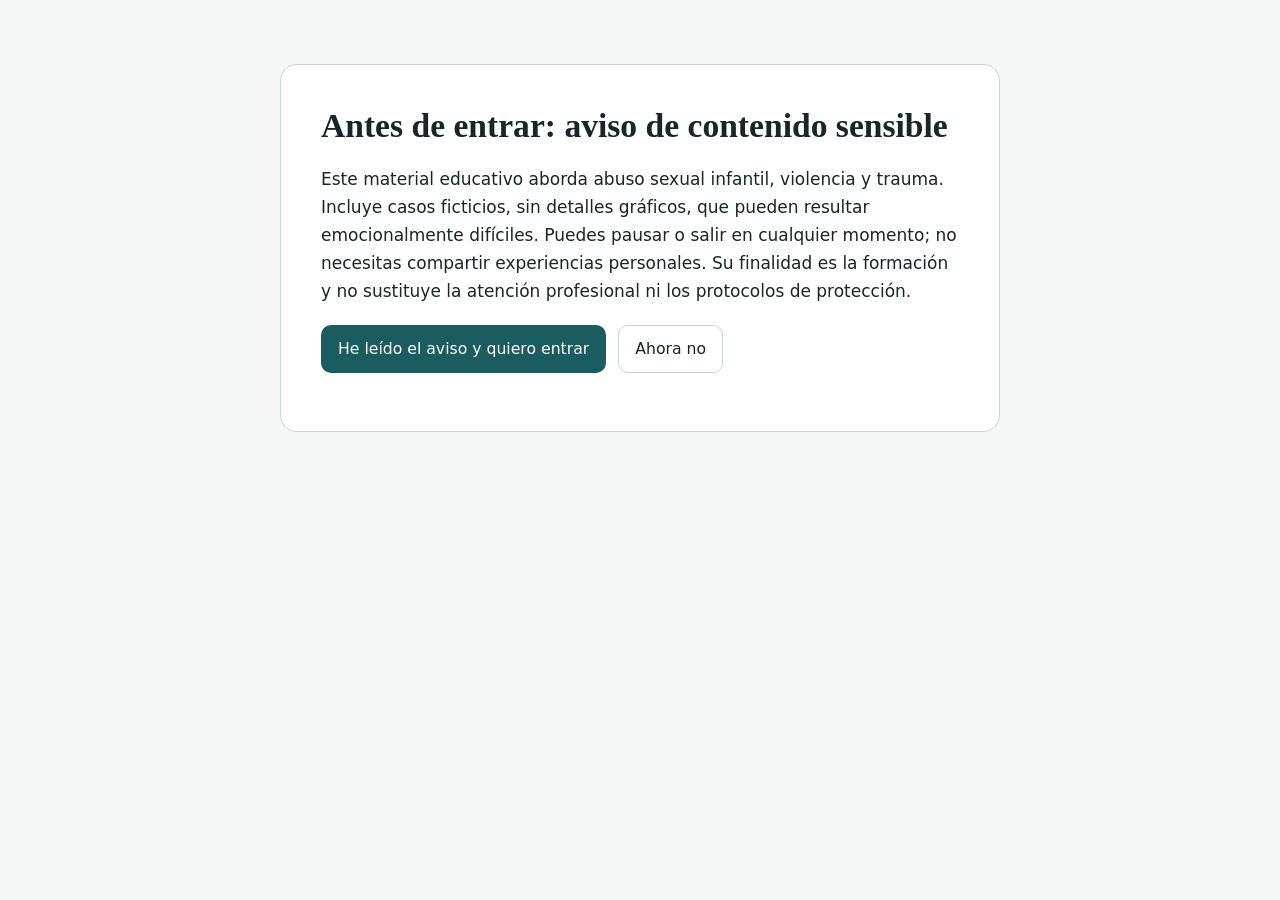
<file: index.html>
<!doctype html>
<html lang="es" data-mode="alumno">
<head>
<meta charset="utf-8">
<meta name="viewport" content="width=device-width, initial-scale=1, viewport-fit=cover">
<meta name="description" content="Material de estudio sobre psicotrauma infantil complejo: seis sesiones, casos ficticios y glosario.">
<title>Psicotrauma infantil · Estudio</title>
<link rel="stylesheet" href="assets/style.css">
<style>
[hidden] { display: none !important; }
.entry-screen { max-width: 760px; margin: 0 auto; padding: clamp(24px, 6vw, 64px) 20px; }
.entry-card { background: var(--surface, #fff); border: 1px solid var(--line, #cad6d2); border-radius: 16px; padding: clamp(22px, 5vw, 40px); }
.entry-card h1 { font-family: Georgia, serif; font-size: clamp(1.6rem, 5vw, 2.1rem); line-height: 1.25; margin: 0 0 18px; }
.entry-card p { line-height: 1.65; margin: 0 0 20px; }
.entry-actions { display: flex; flex-wrap: wrap; gap: 12px; }
.entry-actions .btn { min-height: 48px; white-space: normal; text-align: center; }
.entry-card :focus-visible { outline: 3px solid var(--accent, #1b5c60); outline-offset: 4px; }
.entry-status { margin-top: 18px !important; margin-bottom: 0 !important; }
@media (max-width: 480px) { .entry-actions .btn { width: 100%; } }
</style>
</head>
<body>
<main id="entry-screen" class="entry-screen" aria-labelledby="entry-title">
  <section class="entry-card">
    <h1 id="entry-title" tabindex="-1">Antes de entrar: aviso de contenido sensible</h1>
    <p id="entry-disclosure">Este material educativo aborda abuso sexual infantil, violencia y trauma. Incluye casos ficticios, sin detalles gráficos, que pueden resultar emocionalmente difíciles. Puedes pausar o salir en cualquier momento; no necesitas compartir experiencias personales. Su finalidad es la formación y no sustituye la atención profesional ni los protocolos de protección.</p>
    <div class="entry-actions">
      <button type="button" class="btn primario" id="entry-continue">He leído el aviso y quiero entrar</button>
      <button type="button" class="btn" id="entry-decline">Ahora no</button>
    </div>
    <p id="entry-status" class="entry-status" role="status" aria-live="polite"></p>
    <noscript><p>Para entrar al material, activa JavaScript y vuelve a cargar la página. Puedes cerrar esta pestaña si prefieres no continuar.</p></noscript>
  </section>
</main>
<main id="exit-screen" class="entry-screen" hidden aria-labelledby="exit-title">
  <section class="entry-card">
    <h1 id="exit-title" tabindex="-1">Puedes volver cuando quieras</h1>
    <p>No has entrado al material. Puedes cerrar esta pestaña.</p>
    <button type="button" class="btn" id="entry-return">Volver al aviso</button>
  </section>
</main>
<div id="course-content" hidden>
<a class="skip" href="#app">Saltar al contenido</a>
<noscript><p class="wrap" style="padding-top:20px">Esta página necesita JavaScript para mostrar las diapositivas y la búsqueda.</p></noscript>
<header class="top">
  <div class="wrap top-in">
    <a class="brand" href="#inicio"><span class="kick">Neuropsicolocos · Estudio autónomo</span><strong>Psicotrauma infantil complejo</strong></a>
    
    <div class="search">
      <label class="sr" for="q">Buscar en el módulo</label>
      <input id="q" type="search" placeholder="Buscar concepto, caso o tema…" autocomplete="off">
    </div>
  </div>
</header>
<div class="wrap layout">
  <aside class="side" id="side" aria-label="Navegación"></aside>
  <main tabindex="-1" id="app"></main>
</div>
<footer class="wrap pie">Material educativo con casos ficticios y sin detalles gráficos. No sustituye evaluación clínica, protocolos institucionales, supervisión ni asesoría jurídica. Verifica la vigencia de normas y guías antes de aplicarlas.</footer>

</div>
<script>
(function () {
  'use strict';
  const entry = document.getElementById('entry-screen');
  const exit = document.getElementById('exit-screen');
  const course = document.getElementById('course-content');
  const proceed = document.getElementById('entry-continue');
  const decline = document.getElementById('entry-decline');
  const status = document.getElementById('entry-status');
  let started = false;
  function loadScript(src) {
    return new Promise(function (resolve, reject) {
      const script = document.createElement('script');
      script.src = src;
      script.onload = resolve;
      script.onerror = function () { script.remove(); reject(new Error('No se pudo cargar el material')); };
      document.body.appendChild(script);
    });
  }
  decline.addEventListener('click', function () {
    entry.hidden = true;
    exit.hidden = false;
    document.getElementById('exit-title').focus();
  });
  document.getElementById('entry-return').addEventListener('click', function () {
    exit.hidden = true;
    entry.hidden = false;
    document.getElementById('entry-title').focus();
  });
  proceed.addEventListener('click', async function () {
    if (started) return;
    started = true;
    proceed.disabled = true;
    decline.disabled = true;
    entry.setAttribute('aria-busy', 'true');
    status.textContent = 'Cargando el material…';
    try {
      await loadScript('assets/content.js');
      await loadScript('assets/app.js');
      entry.hidden = true;
      course.hidden = false;
      document.getElementById('app').focus();
    } catch (error) {
      status.textContent = 'No se pudo cargar el material. Vuelve a cargar la página para intentarlo de nuevo.';
      decline.disabled = false;
    } finally {
      entry.removeAttribute('aria-busy');
    }
  });
}());
</script>
</body>
</html>
</file>
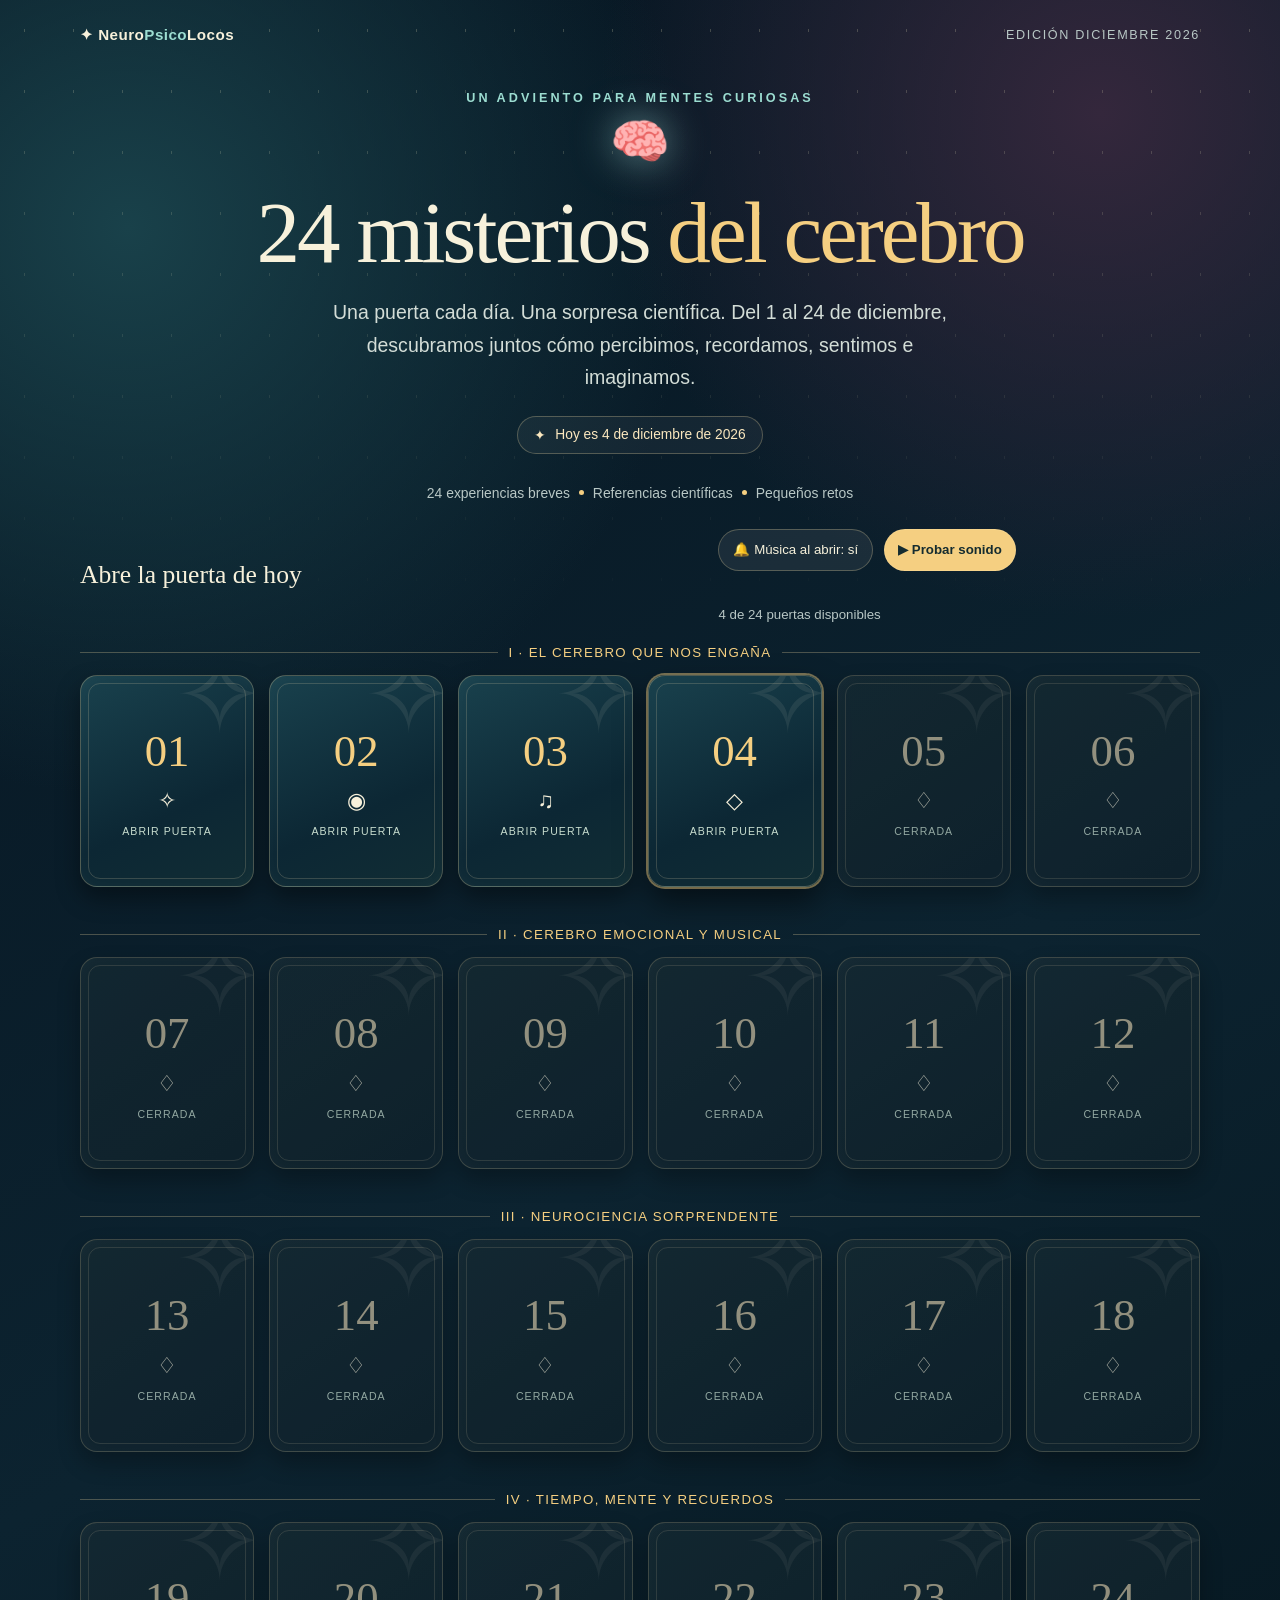
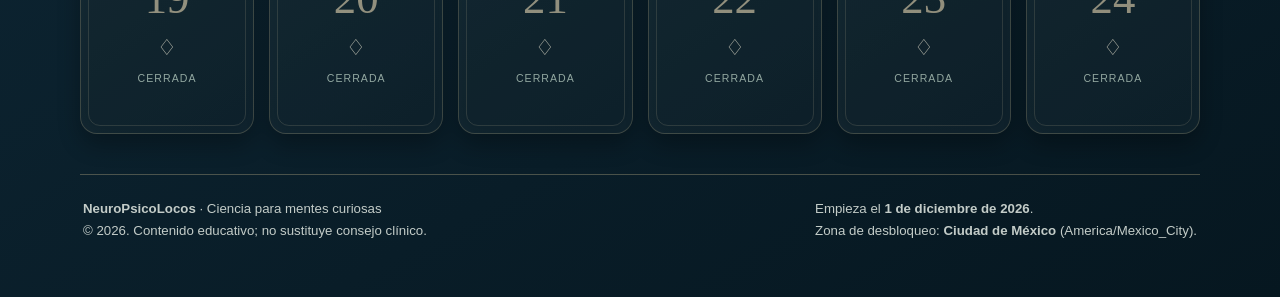
<file: adviento-2026/index.html>
<!DOCTYPE html>
<html lang="es">
<head>
<meta charset="UTF-8">
<meta name="viewport" content="width=device-width,initial-scale=1,viewport-fit=cover">
<meta name="theme-color" content="#091b27">
<meta name="description" content="Calendario de Adviento de NeuroPsicoLocos: 24 puertas para descubrir los misterios del cerebro, del 1 al 24 de diciembre de 2026.">
<meta property="og:title" content="24 misterios del cerebro | Adviento NeuroPsicoLocos 2026">
<meta property="og:description" content="Una sorpresa científica cada día, del 1 al 24 de diciembre de 2026.">
<title>24 misterios del cerebro • NeuroPsicoLocos</title>
<style>
:root{color-scheme:dark;--bg:#061623;--bg2:#0d2734;--cream:#f7f1db;--muted:#b8c7c5;--gold:#f5cf81;--gold2:#ad7f39;--teal:#9cddd1;--border:rgba(250,225,168,.27);--shadow:rgba(0,0,0,.4)}
*{box-sizing:border-box}html{scroll-behavior:smooth}body{margin:0;background:radial-gradient(circle at 10% 12%,#19414a 0%,transparent 28%),radial-gradient(circle at 86% 6%,#34273c 0%,transparent 24%),linear-gradient(150deg,#061420,#0c2330 58%,#061720);color:var(--cream);font-family:ui-sans-serif,-apple-system,BlinkMacSystemFont,'Segoe UI',Arial,sans-serif;min-height:100vh}
body:before{content:"";position:fixed;inset:0;pointer-events:none;opacity:.22;background-image:radial-gradient(#fff7c8 .8px,transparent 1px);background-size:49px 61px;mask-image:linear-gradient(#000,transparent 72%)}
.wrap{width:min(1120px,calc(100% - 34px));margin:0 auto;position:relative}header{padding:26px 0 8px;display:flex;gap:14px;justify-content:space-between;align-items:center;flex-wrap:wrap}.logo{font-weight:900;letter-spacing:.03em;color:var(--cream);font-size:.95rem}.logo span{color:var(--teal)}.meta{font-size:.79rem;color:var(--muted);text-transform:uppercase;letter-spacing:.13em}
.hero{text-align:center;padding:39px 6px 31px}.eyebrow{color:var(--teal);font-size:.79rem;letter-spacing:.24em;text-transform:uppercase;font-weight:700}.hero h1{font-family:Georgia,'Times New Roman',serif;font-size:clamp(2.5rem,7vw,5.45rem);line-height:1.06;letter-spacing:-.035em;font-weight:500;max-width:880px;margin:15px auto 17px}.hero h1 em{font-style:normal;color:var(--gold)}.hero p{font-size:clamp(.98rem,2.3vw,1.22rem);color:#d3ddd7;line-height:1.65;max-width:650px;margin:0 auto}
.atom{font-size:3rem;display:inline-block;filter:drop-shadow(0 0 20px #a3dcd899);margin:9px 0 2px}.date-pill{border:1px solid var(--border);display:inline-flex;align-items:center;gap:9px;border-radius:100px;padding:10px 16px;font-size:.86rem;color:#fbe8bf;background:#ffffff0c;margin-top:23px}.date-pill strong{color:var(--teal)}
.notice{border:1px solid #67c7b9;background:#184342ad;color:#d2fff5;padding:13px 16px;border-radius:13px;margin:4px auto 19px;max-width:850px;line-height:1.45;font-size:.88rem}.notice[hidden]{display:none}
.intro{display:flex;flex-wrap:wrap;gap:9px;justify-content:center;align-items:center;margin:0 auto 28px;color:var(--muted);font-size:.87rem}.dot{height:5px;width:5px;background:var(--gold);border-radius:50%}
.toolbar{display:flex;align-items:center;justify-content:space-between;gap:11px;flex-wrap:wrap;margin:12px 0 17px}.toolbar h2{font-family:Georgia,serif;font-size:clamp(1.3rem,2vw,1.6rem);font-weight:500;margin:0}.counts{color:var(--muted);font-size:.83rem}
.grid{display:grid;grid-template-columns:repeat(6,minmax(0,1fr));gap:15px;margin-bottom:40px}.door{position:relative;isolation:isolate;appearance:none;text-align:center;aspect-ratio:.82;border:1px solid var(--border);border-radius:17px;background:linear-gradient(155deg,#19414d,#0c2734 62%,#112d34);box-shadow:0 11px 23px var(--shadow),inset 0 0 20px #ffffff08;display:flex;flex-direction:column;align-items:center;justify-content:center;cursor:pointer;color:var(--cream);padding:12px 8px;transition:transform .23s,box-shadow .23s,border-color .23s;overflow:hidden;min-width:0}.door:before{content:"";position:absolute;inset:7px;border:1px solid #e5d2a933;border-radius:12px;pointer-events:none}.door:after{content:"✧";position:absolute;font-size:6.8rem;top:-44px;right:-12px;opacity:.08;z-index:-1}.door:hover,.door:focus-visible{transform:translateY(-3px);border-color:var(--gold);box-shadow:0 15px 32px #0008,0 0 20px #eac37b19}.door:focus-visible{outline:3px solid var(--teal);outline-offset:2px}.door .num{font-family:Georgia,serif;font-weight:400;color:var(--gold);font-size:clamp(1.9rem,3.5vw,3.4rem);line-height:1.2}.door .icon{margin-top:10px;font-size:1.38rem}.door .tag{font-size:.66rem;text-transform:uppercase;letter-spacing:.1em;margin-top:11px;color:#c8ddcf}.door.locked{background:linear-gradient(145deg,#172b33,#10222c 90%);opacity:.72}.door.locked .num{color:#c7bc9f}.door.opened{background:linear-gradient(155deg,#285955,#12423e);border-color:#a8d5ad}.door.current{box-shadow:0 0 0 2px #f5cf8175,0 15px 31px #0008}.door[aria-disabled=true]{cursor:default}
.week{display:flex;align-items:center;gap:11px;margin:23px 0 15px;font-size:.83rem;color:var(--gold);letter-spacing:.1em;text-transform:uppercase}.week:before,.week:after{content:"";height:1px;background:var(--border);flex:1}
.foot{border-top:1px solid var(--border);margin:20px 0 33px;padding:23px 3px;color:#c3ccc8;font-size:.83rem;line-height:1.6;display:flex;justify-content:space-between;gap:20px;flex-wrap:wrap}.foot a{color:var(--teal)}.muted{color:var(--muted)}
.modal[hidden]{display:none}.modal{position:fixed;inset:0;z-index:90;background:#03121cc9;backdrop-filter:blur(8px);display:flex;align-items:center;justify-content:center;padding:16px}.panel{border:1px solid #cfb77766;background:linear-gradient(145deg,#102f39,#0a202c);width:min(670px,100%);max-height:min(88vh,820px);overflow:auto;border-radius:23px;box-shadow:0 20px 65px #000b;padding:clamp(20px,4vw,33px);position:relative}.panel .head{display:flex;justify-content:space-between;gap:10px;align-items:center}.panel .kicker{font-size:.75rem;letter-spacing:.16em;text-transform:uppercase;color:var(--teal)}.close{background:#ffffff15;border:1px solid #ffffff4d;color:#fff;font-size:1.3rem;height:39px;width:39px;flex:0 0 auto;border-radius:50%;cursor:pointer}.panel h2{font-family:Georgia,serif;font-size:clamp(2rem,6vw,3rem);font-weight:500;line-height:1.13;margin:20px 0 15px}.panel .story{font-size:1.03rem;line-height:1.72;color:#f3ead9}.info{border-left:3px solid var(--teal);background:#c9f7e60e;padding:13px 16px;border-radius:4px 10px 10px 4px;margin:22px 0;line-height:1.55;color:#dceee6}.info strong{display:block;color:var(--teal);margin-bottom:5px;font-size:.84rem;letter-spacing:.08em;text-transform:uppercase}.source{font-size:.85rem;color:#c8d2c7;margin:18px 0 22px;line-height:1.6}.source a{color:#f5d895;overflow-wrap:anywhere}.actions{display:flex;flex-wrap:wrap;gap:9px}.action{border:1px solid #e9cb8c8c;border-radius:10px;background:#f4d693;color:#11272a;font-weight:750;padding:12px 14px;cursor:pointer;font-size:.85rem}.action.secondary{background:transparent;color:#f2e7d0}.action:hover{filter:brightness(1.12)}.toast{color:var(--teal);margin-top:13px;min-height:20px;font-size:.86rem}body.modal-open{overflow:hidden}
@media(max-width:880px){.grid{grid-template-columns:repeat(4,minmax(0,1fr));gap:12px}.door{border-radius:14px}.door .tag{font-size:.57rem}}
@media(max-width:530px){header{padding:18px 0 0}.hero{padding-top:28px}.grid{grid-template-columns:repeat(3,minmax(0,1fr));gap:10px;margin-bottom:29px}.door{border-radius:13px;aspect-ratio:.78;padding:8px 4px}.door:before{inset:5px;border-radius:9px}.door .num{font-size:2.2rem}.door .icon{font-size:1.12rem;margin-top:5px}.door .tag{margin-top:5px;font-size:.54rem}.week{font-size:.7rem;letter-spacing:.03em}.panel{padding:19px}.actions{flex-direction:column}.action{width:100%}}
@media(prefers-reduced-motion:reduce){*,*::before,*::after{scroll-behavior:auto!important;transition:none!important}}
.tool-actions{display:flex;align-items:center;flex-wrap:wrap;gap:11px}
.sound-toggle{border:1px solid var(--border);border-radius:999px;background:#ffffff12;color:var(--cream);padding:10px 14px;font-size:.83rem;cursor:pointer;min-height:42px;white-space:nowrap}
.sound-toggle:hover{border-color:var(--gold);background:#ffffff20}
.sound-toggle:focus-visible{outline:3px solid var(--teal);outline-offset:3px}
@media(max-width:530px){.tool-actions{width:100%;justify-content:space-between;gap:9px}.sound-toggle{font-size:.78rem}}
.sound-test{border:1px solid var(--border);border-radius:999px;background:#f5cf81;color:#152c30;padding:10px 13px;font-size:.83rem;font-weight:750;cursor:pointer;min-height:42px;white-space:nowrap}
.sound-test:hover{filter:brightness(1.08)}
.sound-test:focus-visible{outline:3px solid var(--teal);outline-offset:2px}
.sound-status{display:block;width:100%;min-height:1.1em;color:var(--teal);font-size:.78rem}
@media(max-width:530px){.sound-test{font-size:.78rem}}
</style>
</head><body>
<div class="wrap">
<header><div class="logo">✦ Neuro<span>Psico</span>Locos</div><div class="meta">Edición diciembre 2026</div></header>
<section class="hero" aria-labelledby="title">
<div class="eyebrow">Un Adviento para mentes curiosas</div><div class="atom" aria-hidden="true">🧠</div>
<h1 id="title">24 misterios <em>del cerebro</em></h1>
<p>Una puerta cada día. Una sorpresa científica. Del 1 al 24 de diciembre, descubramos juntos cómo percibimos, recordamos, sentimos e imaginamos.</p>
<div class="date-pill"><span aria-hidden="true">✦</span><span id="dateStatus">Preparando el Adviento</span></div>
</section>
<div class="notice" id="previewNotice" hidden><strong>Vista editorial activada.</strong> Todas las puertas están visibles para revisión. Para publicar usa la dirección sin <code>?preview=1</code>. Esto no es un sistema de seguridad ni protege spoilers en el código fuente.</div>
<div class="intro"><span>24 experiencias breves</span><span class="dot"></span><span>Referencias científicas</span><span class="dot"></span><span>Pequeños retos</span></div>
<div class="toolbar"><h2>Abre la puerta de hoy</h2><div class="tool-actions"><button id="soundToggle" class="sound-toggle" type="button" aria-pressed="true" aria-label="Silenciar música al abrir una puerta">🔔 Música al abrir: sí</button><button id="soundTest" class="sound-test" type="button">▶ Probar sonido</button><span id="soundStatus" class="sound-status" role="status" aria-live="polite"></span><span class="counts" id="count"></span></div></div>
<main id="calendar" aria-label="Calendario de Adviento"></main>
<footer class="foot"><div><strong>NeuroPsicoLocos</strong> · Ciencia para mentes curiosas<br>© 2026. Contenido educativo; no sustituye consejo clínico.</div><div>Empieza el <strong>1 de diciembre de 2026</strong>.<br>Zona de desbloqueo: <strong>Ciudad de México</strong> (America/Mexico_City).</div></footer>
</div>
<div class="modal" id="modal" hidden role="dialog" aria-modal="true" aria-labelledby="modalTitle"><div class="panel" tabindex="-1" id="panel"><div class="head"><div class="kicker" id="modalKicker"></div><button class="close" id="close" type="button" aria-label="Cerrar puerta">×</button></div><h2 id="modalTitle"></h2><div class="story" id="story"></div><div class="info"><strong>Tu microexperimento</strong><div id="challenge"></div></div><div class="source" id="source"></div><div class="actions"><button class="action secondary" id="replayMusic" type="button">🎶 Escuchar campanillas</button><button class="action" id="share" type="button">Compartir por WhatsApp</button><button class="action secondary" id="copy" type="button">Copiar publicación</button></div><div class="toast" id="toast" aria-live="polite"></div></div></div>
<script>
'use strict';
const days=[{"day": 1, "title": "Tu cerebro predice antes de ver", "category": "Percepción y memoria", "body": "No recibimos el mundo como una cámara: interpretamos señales sensoriales a la luz del contexto y las expectativas. Los modelos de codificación predictiva proponen que las redes comparan predicciones con información entrante. Es un marco teórico influyente, no una explicación única de toda percepción.", "challenge": "Piensa en una palabra ambigua y léela en dos frases distintas: observa cómo cambia la interpretación.", "reference": "Rao y Ballard, 1999", "doi": "10.1038/4580", "hook": "Una predicción puede cambiar lo que creemos ver."}, {"day": 2, "title": "El gorila que nadie vio", "category": "Percepción y memoria", "body": "Cuando nos concentramos intensamente en una tarea, podemos no advertir un acontecimiento inesperado y muy visible. La ceguera por falta de atención demuestra límites sorprendentes de la selección atencional.", "challenge": "Durante treinta segundos observa tu habitación y cuenta solo los objetos azules. Después, sin mirar, intenta recordar cuántos eran rojos.", "reference": "Simons y Chabris, 1999", "doi": "10.1068/p281059", "hook": "Estar mirando no garantiza estar viendo."}, {"day": 3, "title": "¿Oyes con los ojos?", "category": "Percepción y memoria", "body": "En el efecto McGurk, una sílaba auditiva combinada con movimientos labiales incongruentes puede producir la percepción de otra sílaba. El habla es una experiencia multisensorial.", "challenge": "Observa a alguien pronunciar en silencio «pa», «ma» y «fa» e intenta identificarlas por sus labios. No es una prueba diagnóstica.", "reference": "McGurk y MacDonald, 1976", "doi": "10.1038/264746a0", "hook": "Nuestros ojos pueden alterar lo que escuchamos."}, {"day": 4, "title": "Recuerdos que nunca ocurrieron", "category": "Percepción y memoria", "body": "En el paradigma de falsas memorias DRM, las personas a veces recuerdan una palabra relacionada que nunca se presentó. Recordar es reconstruir, no reproducir una grabación perfecta.", "challenge": "Lee «cama, almohada, cansancio, descanso, pijama». Espera un minuto y escribe qué palabras recuerdas. ¿Aparece «sueño», aunque no estaba?", "reference": "Roediger y McDermott, 1995", "doi": "10.1037/0278-7393.21.4.803", "hook": "Una memoria convincente no siempre es exacta."}, {"day": 5, "title": "Una palabra cambia tu recuerdo", "category": "Percepción y memoria", "body": "La manera de formular una pregunta puede alterar estimaciones y recuerdos posteriores. En un estudio clásico sobre accidentes, los verbos utilizados influyeron en las respuestas de los participantes.", "challenge": "Compara «¿a qué velocidad chocaron?» con «¿a qué velocidad se estrellaron violentamente?». ¿Qué sugiere cada redacción?", "reference": "Loftus y Palmer, 1974", "doi": "10.1016/S0022-5371(74)80011-3", "hook": "Las preguntas también modelan nuestros recuerdos."}, {"day": 6, "title": "La memoria de trabajo no es una bodega", "category": "Percepción y memoria", "body": "La memoria de trabajo sostiene y manipula temporalmente información necesaria para razonar, aprender o comprender. Su capacidad es limitada y depende de las demandas de la tarea.", "challenge": "Memoriza 6-2-9-4 y repítelos en orden inverso. Después inténtalo mientras haces otra tarea verbal sencilla.", "reference": "Baddeley, 1992", "doi": "10.1126/science.1736359", "hook": "Pensar implica mantener y transformar información."}, {"day": 7, "title": "¿Por qué recordamos lo que nos conmueve?", "category": "Emoción, música y vínculos", "body": "La activación emocional puede modular la consolidación de la memoria. La amígdala contribuye a este proceso, aunque los recuerdos emocionales no son necesariamente más precisos.", "challenge": "Elige un recuerdo alegre e identifica qué detalle sensorial destaca: un sonido, olor o lugar.", "reference": "McGaugh, 2004", "doi": "10.1146/annurev.neuro.27.070203.144157", "hook": "Emoción y memoria interactúan, pero no son lo mismo."}, {"day": 8, "title": "La música puede erizarnos la piel", "category": "Emoción, música y vínculos", "body": "Estudios de neuroimagen asociaron los escalofríos musicales intensos con actividad en circuitos de recompensa, emoción y motivación. No existe una sola «zona musical» en el cerebro.", "challenge": "Escucha veinte segundos de una pieza que te emocione y observa si aparecen escalofríos o cambios en tu respiración.", "reference": "Blood y Zatorre, 2001", "doi": "10.1073/pnas.191355898", "hook": "Una melodía puede activar sistemas de recompensa."}, {"day": 9, "title": "La emoción empieza antes del clímax", "category": "Emoción, música y vínculos", "body": "En un estudio con PET, la anticipación y el punto máximo de emoción musical se asociaron con liberación dopaminérgica en regiones estriatales diferenciadas. La dopamina no es simplemente «la molécula del placer».", "challenge": "Escucha una canción conocida y detecta el instante en que anticipas su parte favorita.", "reference": "Salimpoor y cols., 2011", "doi": "10.1038/nn.2726", "hook": "La expectativa forma parte del placer musical."}, {"day": 10, "title": "¿Por qué duele quedarse fuera?", "category": "Emoción, música y vínculos", "body": "Un experimento de exclusión social encontró actividad cerebral relacionada con el malestar de ser excluido. Algunas redes se solapan con las del dolor físico, pero ambos fenómenos no son idénticos.", "challenge": "Hoy, si te apetece, envía un mensaje amable a alguien con quien no has hablado en mucho tiempo.", "reference": "Eisenberger y cols., 2003", "doi": "10.1126/science.1089134", "hook": "Ser incluidos importa a nuestro cerebro social."}, {"day": 11, "title": "La nostalgia tiene una función", "category": "Emoción, música y vínculos", "body": "La nostalgia no es solo tristeza por el pasado: estudios experimentales han observado que puede aumentar el sentimiento de conexión social y el afecto positivo, con variabilidad individual.", "challenge": "Escoge una fotografía antigua y escribe qué personas o vínculos aparecen en ese recuerdo.", "reference": "Wildschut y cols., 2006", "doi": "10.1037/0022-3514.91.5.975", "hook": "Recordar el pasado también puede acercarnos a otros."}, {"day": 12, "title": "Un recuerdo contra la soledad", "category": "Emoción, música y vínculos", "body": "Algunos estudios sugieren que evocar experiencias nostálgicas puede restaurar temporalmente la percepción de apoyo social. No reemplaza los vínculos reales ni la atención profesional cuando hace falta.", "challenge": "Dedica un minuto a recordar un momento en que alguien te hizo sentir acompañado.", "reference": "Zhou y cols., 2008", "doi": "10.1111/j.1467-9280.2008.02194.x", "hook": "A veces un recuerdo nos devuelve sensación de pertenencia."}, {"day": 13, "title": "ACHOO: ¿estornudas con la luz?", "category": "Neurociencia sorprendente", "body": "El reflejo fótico del estornudo ocurre en algunas personas ante cambios de iluminación intensa. Sus mecanismos neurales no están plenamente establecidos; investigaciones EEG han identificado diferencias de respuesta visual y somatosensorial.", "challenge": "Pregunta a familiares si les sucede. No mires al sol ni a fuentes de luz intensa para provocarlo.", "reference": "Langer y cols., 2010", "doi": "10.1371/journal.pone.0009208", "hook": "No todo estornudo empieza en la nariz."}, {"day": 14, "title": "Los genes también participan en ACHOO", "category": "Neurociencia sorprendente", "body": "Los estudios de asociación genómica identifican variantes vinculadas al reflejo fótico del estornudo. No se trata de un único gen determinista; las estimaciones de prevalencia varían entre poblaciones y métodos.", "challenge": "Haz una pequeña encuesta familiar voluntaria: ¿quién recuerda haber estornudado al salir a la luz? No es una prueba genética.", "reference": "Wang y cols., 2019", "doi": "10.1038/s41598-019-41551-0", "hook": "Una rareza cotidiana revela variación biológica."}, {"day": 15, "title": "Purkinje: neuronas que aprenden el tiempo", "category": "Neurociencia sorprendente", "body": "Las células de Purkinje participan en el procesamiento cerebeloso. Un estudio experimental mostró respuestas temporalmente aprendidas en estas neuronas durante condicionamiento, aportando evidencia sobre circuitos de temporización.", "challenge": "Golpea suavemente una mesa a intervalos regulares durante diez segundos; después intenta mantener el ritmo sin referencia externa.", "reference": "Johansson y cols., 2014", "doi": "10.1073/pnas.1415371111", "hook": "El cerebelo participa en la precisión temporal."}, {"day": 16, "title": "Tu cerebro no tiene un solo ritmo", "category": "Neurociencia sorprendente", "body": "Las redes neuronales muestran oscilaciones en múltiples escalas temporales. Su papel depende del circuito, del estado y de la tarea: ninguna banda de frecuencia equivale por sí sola a un estado mental específico.", "challenge": "Pon atención al contraste entre el ritmo de la música, tu respiración y los movimientos de tus dedos.", "reference": "Buzsáki y Draguhn, 2004", "doi": "10.1126/science.1099745", "hook": "Los ritmos neuronales coordinan actividad, no pensamientos mágicos."}, {"day": 17, "title": "Aprender cambia conexiones", "category": "Neurociencia sorprendente", "body": "La investigación sobre plasticidad sináptica ha descrito mecanismos por los que la experiencia modifica la eficacia de conexiones neuronales. Aprender no significa necesariamente crear neuronas nuevas.", "challenge": "Practica durante dos minutos una secuencia de dedos que nunca hayas realizado. Repite mañana y compara la facilidad subjetiva.", "reference": "Kandel, 2001", "doi": "10.1126/science.1067020", "hook": "La experiencia deja huellas biológicas."}, {"day": 18, "title": "Dormir también es aprender", "category": "Neurociencia sorprendente", "body": "El sueño contribuye a distintos procesos de consolidación y reorganización de recuerdos. Sus efectos dependen del tipo de aprendizaje y de la arquitectura del sueño.", "challenge": "Antes de dormir, repasa tres conceptos aprendidos hoy. Mañana intenta recuperarlos sin consultar apuntes.", "reference": "Rasch y Born, 2013", "doi": "10.1152/physrev.00032.2012", "hook": "Dormir no es apagar el cerebro."}, {"day": 19, "title": "¿Dónde vive el reloj de los segundos?", "category": "Tiempo, mente y recuerdos", "body": "La percepción de intervalos depende de varios circuitos, incluidos ganglios basales, corteza y cerebelo. No existe un solo reloj cerebral que explique todas las escalas temporales.", "challenge": "Sin usar reloj, cierra los ojos y estima cuándo han pasado veinte segundos. Después compáralo con un cronómetro.", "reference": "Buhusi y Meck, 2005", "doi": "10.1038/nrn1764", "hook": "El tiempo mental se construye con múltiples mecanismos."}, {"day": 20, "title": "Por qué un minuto puede durar una eternidad", "category": "Tiempo, mente y recuerdos", "body": "La atención, el aburrimiento y el contexto pueden alterar nuestra estimación de la duración. El tiempo subjetivo no equivale exactamente al tiempo físico.", "challenge": "Compara tu estimación de treinta segundos durante una tarea aburrida y durante una conversación interesante.", "reference": "Danckert y Allman, 2005", "doi": "10.1016/j.bandc.2005.07.002", "hook": "El reloj no cambia; nuestra experiencia sí."}, {"day": 21, "title": "Sentir lo que ves: tacto espejo", "category": "Tiempo, mente y recuerdos", "body": "En la sinestesia de tacto espejo, algunas personas reportan sensaciones táctiles al observar que otra persona recibe un contacto. No debe confundirse con la empatía ordinaria.", "challenge": "Piensa cómo tu cuerpo reacciona cuando ves que alguien tropieza. Una reacción corporal no prueba sinestesia.", "reference": "Ward y Banissy, 2015", "doi": "10.1080/17588928.2015.1042444", "hook": "Percibir a otros también involucra representaciones corporales."}, {"day": 22, "title": "Cuando descansas, el cerebro sigue activo", "category": "Tiempo, mente y recuerdos", "body": "La actividad cerebral no desaparece durante el reposo. Estudios sobre el modo por defecto describieron patrones organizados de actividad basal y cambios durante tareas orientadas a metas.", "challenge": "Dedica treinta segundos a estar en silencio y observa espontáneamente a dónde se dirige tu pensamiento.", "reference": "Raichle y cols., 2001", "doi": "10.1073/pnas.98.2.676", "hook": "El reposo no es ausencia de actividad."}, {"day": 23, "title": "Para imaginar el futuro usamos el pasado", "category": "Tiempo, mente y recuerdos", "body": "Personas con lesión hipocampal bilateral pueden tener dificultades para construir escenas futuras coherentes. Esto vincula mecanismos de memoria episódica e imaginación, sin afirmar que dependan exclusivamente del hipocampo.", "challenge": "Imagina una celebración dentro de cinco años: ¿qué lugar, voces y detalles espaciales logras construir?", "reference": "Hassabis y cols., 2007", "doi": "10.1073/pnas.0610561104", "hook": "Recordar e imaginar comparten herramientas neurales."}, {"day": 24, "title": "El regalo imperfecto de la memoria", "category": "Tiempo, mente y recuerdos", "body": "Al reactivar un recuerdo, puede integrarse información nueva bajo ciertas condiciones. La reconsolidación es un campo activo y no implica que todos los recuerdos se reescriban cada vez que pensamos en ellos.", "challenge": "Escribe una memoria valiosa de este año: un hecho, una emoción y una pregunta que todavía tengas. Consérvala para diciembre próximo.", "reference": "Hupbach y cols., 2007", "doi": "10.1101/lm.365707", "hook": "No recordamos para conservar cada detalle: también para dar sentido."}];
const TZ='America/Mexico_City';
const preview=new URLSearchParams(location.search).get('preview')==='1';
const ICONS=['✧','◉','♫','◇','✦','⧉','♡','♪','♬','♧','❋','☼','✺','✤','♟','〰','✶','☽','⌛','⌁','◌','◎','☆','❄'];
const CAL=document.getElementById('calendar'), modal=document.getElementById('modal'),close=document.getElementById('close');
let opened=JSON.parse(localStorage.getItem('npl_adviento2026_abiertas')||'[]');
let active=null,lastFocus=null;
// Melodía original navideña: un WAV local generado al cargar la página (sin descargas).
// HTMLAudioElement ofrece mayor compatibilidad con Safari/iPhone que los osciladores Web Audio.
let soundEnabled=true, doorAudio=null;
try{soundEnabled=localStorage.getItem('npl_adviento2026_sound')!=='off';}catch(e){}
const soundToggle=document.getElementById('soundToggle');
const soundStatus=document.getElementById('soundStatus');
function refreshSoundToggle(){
  soundToggle.setAttribute('aria-pressed',String(soundEnabled));
  soundToggle.setAttribute('aria-label',soundEnabled?'Silenciar música al abrir una puerta':'Activar música al abrir una puerta');
  soundToggle.textContent=soundEnabled?'🔔 Música al abrir: sí':'🔕 Música al abrir: no';
}
function wavForDoor(){
  const sampleRate=22050,duration=3.95,N=Math.round(sampleRate*duration);
  const signal=new Float32Array(N);
  // Motivo compuesto para NeuroPsicoLocos; campanillas de celesta con armónicos amortiguados.
  const notes=[[659.25,0,.63],[783.99,.38,.69],[987.77,.78,.72],[1174.66,1.17,.80],
    [1046.50,1.60,.77],[880,2.02,.76],[783.99,2.43,.77],[659.25,2.84,1.05]];
  for(const [frequency,onset,length] of notes){
    const first=Math.round(onset*sampleRate);
    const count=Math.min(Math.round(length*sampleRate),N-first);
    for(let k=0;k<count;k++){
      const t=k/sampleRate;
      const envelope=(1-Math.exp(-125*t))*Math.exp(-3.1*t/length);
      const shimmer=Math.sin(2*Math.PI*frequency*t)*.72+
        Math.sin(2*Math.PI*frequency*2.01*t)*.20+
        Math.sin(2*Math.PI*frequency*3.96*t)*.08;
      signal[first+k]+=envelope*shimmer*.32;
    }
  }
  let peak=0;
  for(const x of signal)peak=Math.max(peak,Math.abs(x));
  const gain=peak>0?.72/peak:1;
  const bytes=new ArrayBuffer(44+N*2),view=new DataView(bytes);
  function name(i,s){for(let j=0;j<s.length;j++)view.setUint8(i+j,s.charCodeAt(j));}
  name(0,'RIFF');view.setUint32(4,36+N*2,true);name(8,'WAVE');
  name(12,'fmt ');view.setUint32(16,16,true);view.setUint16(20,1,true);
  view.setUint16(22,1,true);view.setUint32(24,sampleRate,true);
  view.setUint32(28,sampleRate*2,true);view.setUint16(32,2,true);
  view.setUint16(34,16,true);name(36,'data');view.setUint32(40,N*2,true);
  for(let i=0;i<N;i++){
    const fade=Math.min(1,(N-i)/(sampleRate*.18));
    const value=Math.max(-1,Math.min(1,signal[i]*gain*fade));
    view.setInt16(44+i*2,Math.round(value*32767),true);
  }
  return new Blob([bytes],{type:'audio/wav'});
}
function prepareDoorAudio(){
  if(doorAudio)return;
  doorAudio=document.createElement('audio');
  doorAudio.preload='auto';
  doorAudio.setAttribute('playsinline','');
  doorAudio.src=URL.createObjectURL(wavForDoor());
  doorAudio.volume=1;
  doorAudio.addEventListener('error',()=>{soundStatus.textContent='El navegador no pudo cargar el sonido.';});
  document.body.append(doorAudio);
}
function playDoorMusic(){
  if(!soundEnabled)return;
  try{
    prepareDoorAudio();
    doorAudio.pause();
    try{doorAudio.currentTime=0;}catch(e){}
    const playback=doorAudio.play(); // Debe invocarse directamente desde el gesto del usuario.
    if(playback&&typeof playback.catch==='function'){
      playback.then(()=>{soundStatus.textContent='';}).catch(()=>{
        soundStatus.textContent='El navegador bloqueó el audio. Prueba en Safari, con el volumen multimedia activado.';
      });
    }
  }catch(e){soundStatus.textContent='No fue posible reproducir el sonido en este navegador.';}
}
soundToggle.addEventListener('click',()=>{
  soundEnabled=!soundEnabled;
  try{localStorage.setItem('npl_adviento2026_sound',soundEnabled?'on':'off');}catch(e){}
  if(!soundEnabled&&doorAudio)doorAudio.pause();
  soundStatus.textContent=soundEnabled?'Sonido activado. Pulsa «Probar sonido».':'Sonido silenciado.';
  refreshSoundToggle();
});
document.getElementById('soundTest').addEventListener('click',()=>{
  if(!soundEnabled){soundEnabled=true;refreshSoundToggle();try{localStorage.setItem('npl_adviento2026_sound','on');}catch(e){}}
  playDoorMusic();
});
document.getElementById('replayMusic').addEventListener('click',()=>{
  if(!soundEnabled){soundEnabled=true;refreshSoundToggle();try{localStorage.setItem('npl_adviento2026_sound','on');}catch(e){}}
  playDoorMusic();
});
refreshSoundToggle();
prepareDoorAudio();

function nowParts(){const parts=new Intl.DateTimeFormat('en-US',{timeZone:TZ,year:'numeric',month:'numeric',day:'numeric'}).formatToParts(new Date());return Object.fromEntries(parts.filter(x=>x.type!=='literal').map(x=>[x.type,+x.value]));}
function maxDay(){const {year,month,day}=nowParts();if(year<2026||(year===2026&&month<12))return 0;if(year>2026||(year===2026&&month>12))return 24;return Math.min(24,day);}
const max=maxDay();
function publicUrl(day){const u=new URL(location.href);u.searchParams.delete('preview');u.searchParams.set('dia',String(day));return /^https?:$/.test(u.protocol)?u.href:'';}
function postText(d){return `🧠🎄 ADVIENTO NEUROPSICOLOCOS — DÍA ${d.day}/24\n\n✨ ${d.title}\n\n${d.hook}\n\n${d.body}\n\n🔍 Prueba de hoy: ${d.challenge}\n\n📚 ${d.reference}. DOI: ${d.doi}\n\n${publicUrl(d.day)?'🔗 Abre la puerta: '+publicUrl(d.day)+'\n\n':''}NeuroPsicoLocos · Ciencia para mentes curiosas.`;}
function render(){document.getElementById('previewNotice').hidden=!preview;const {year,month,day}=nowParts();const readable=year===2026&&month===12?'Hoy es '+day+' de diciembre de 2026':year<2026||(year===2026&&month<12)?'Las puertas abren el 1 de diciembre de 2026':'Las 24 puertas ya están disponibles';document.getElementById('dateStatus').innerHTML=(preview?'<strong>Vista editorial</strong> · ': '')+readable;document.getElementById('count').textContent=preview?'24 puertas revisables':max+' de 24 puertas disponibles';CAL.replaceChildren();const groups=[['I · El cerebro que nos engaña',0,6],['II · Cerebro emocional y musical',6,12],['III · Neurociencia sorprendente',12,18],['IV · Tiempo, mente y recuerdos',18,24]];for(const [label,start,end] of groups){const heading=document.createElement('div');heading.className='week';heading.textContent=label;CAL.append(heading);const grid=document.createElement('div');grid.className='grid';for(let i=start;i<end;i++){const d=days[i],enabled=preview||d.day<=max,wasOpened=opened.includes(d.day);const b=document.createElement('button');b.type='button';b.className='door '+(enabled?'':'locked ')+(wasOpened?'opened ':'')+(!preview&&d.day===max?'current':'');b.innerHTML=`<span class="num">${String(d.day).padStart(2,'0')}</span><span class="icon" aria-hidden="true">${enabled?ICONS[i]:'♢'}</span><span class="tag">${enabled?wasOpened?'Leída':'Abrir puerta':'Cerrada'}</span>`;b.setAttribute('aria-label',`Día ${d.day}: ${enabled?d.title:'cerrado hasta el '+d.day+' de diciembre'}`);b.setAttribute('aria-disabled',enabled?'false':'true');b.onclick=()=>{if(enabled){playDoorMusic();openDay(d.day);}else{lockDay(d.day);}};grid.append(b);}CAL.append(grid);}}
function lockDay(day){document.getElementById('dateStatus').textContent='La puerta '+day+' se abre el '+day+' de diciembre de 2026';window.scrollTo({top:0,behavior:'smooth'});}
function openDay(day){const d=days[day-1];if(!d||(!preview&&day>max))return;lastFocus=document.activeElement;active=d;document.getElementById('modalKicker').textContent='PUERTA '+String(day).padStart(2,'0')+' / 24 · '+d.category;document.getElementById('modalTitle').textContent=d.title;document.getElementById('story').textContent=d.body;document.getElementById('challenge').textContent=d.challenge;const doi=document.createElement('a');doi.href='https://doi.org/'+encodeURIComponent(d.doi).replaceAll('%2F','/');doi.target='_blank';doi.rel='noopener noreferrer';doi.textContent='https://doi.org/'+d.doi;const source=document.getElementById('source');source.replaceChildren(document.createTextNode('Referencia: '+d.reference+' · DOI: '),doi);document.getElementById('toast').textContent='';modal.hidden=false;document.body.classList.add('modal-open');document.getElementById('panel').focus();if(!opened.includes(day)){opened.push(day);try{localStorage.setItem('npl_adviento2026_abiertas',JSON.stringify(opened));}catch(e){}render();}}
function hideModal(){modal.hidden=true;document.body.classList.remove('modal-open');active=null;if(lastFocus&&lastFocus.isConnected)lastFocus.focus();}
close.onclick=hideModal;modal.addEventListener('click',e=>{if(e.target===modal)hideModal();});document.addEventListener('keydown',e=>{if(e.key==='Escape'&&!modal.hidden)hideModal();if(e.key==='Tab'&&!modal.hidden){const tabbables=[...document.querySelectorAll('#modal button,#modal a')];const first=tabbables[0],last=tabbables[tabbables.length-1];if(e.shiftKey&&document.activeElement===first){e.preventDefault();last.focus();}else if(!e.shiftKey&&document.activeElement===last){e.preventDefault();first.focus();}}});
document.getElementById('share').onclick=()=>{if(!active)return;const t=postText(active);window.open('https://wa.me/?text='+encodeURIComponent(t),'_blank','noopener,noreferrer');};
document.getElementById('copy').onclick=async()=>{if(!active)return;const t=postText(active);try{await navigator.clipboard.writeText(t);document.getElementById('toast').textContent='Publicación copiada.';}catch(e){const ta=document.createElement('textarea');ta.value=t;document.body.append(ta);ta.select();const ok=document.execCommand('copy');ta.remove();document.getElementById('toast').textContent=ok?'Publicación copiada.':'Selecciona y copia el texto de la puerta.';}};
render();const initial=Number(new URLSearchParams(location.search).get('dia'));if(Number.isInteger(initial)&&initial>=1&&initial<=24&&(preview||initial<=max))openDay(initial);
</script></body></html>
</file>
<file: assets/style.css>
:root{
  --bg:#F6F8F7;
  --surface:#FFFFFF;
  --soft:#DDE9E5;
  --ink:#16262B;
  --muted:#4D6367;
  --accent:#1B5C60;
  --accent-ink:#FFFFFF;
  --line:#CAD6D2;
  --hl:#FFF0BF;
  color-scheme:light;
}
@media (prefers-color-scheme: dark){
  :root:not([data-theme="light"]){
    --bg:#0F1B1D;
    --surface:#162628;
    --soft:#1E3A3C;
    --ink:#E6EFEC;
    --muted:#A9BDB9;
    --accent:#7FC4C0;
    --accent-ink:#0F1B1D;
    --line:#2C4A4D;
    --hl:#4A3F1C;
    color-scheme:dark;
  }
}
:root[data-theme="dark"]{
  --bg:#0F1B1D;
  --surface:#162628;
  --soft:#1E3A3C;
  --ink:#E6EFEC;
  --muted:#A9BDB9;
  --accent:#7FC4C0;
  --accent-ink:#0F1B1D;
  --line:#2C4A4D;
  --hl:#4A3F1C;
  color-scheme:dark;
}
*{box-sizing:border-box}
html{-webkit-text-size-adjust:100%}
body{
  margin:0;
  background:var(--bg);
  color:var(--ink);
  font-family:"Source Sans 3",system-ui,-apple-system,"Segoe UI",Roboto,sans-serif;
  font-size:17px;
  line-height:1.55;
}
body::before{
  content:"";
  position:fixed;top:0;left:0;right:0;
  height:env(safe-area-inset-top,0px);
  background:var(--surface);
  z-index:20;
}
.wrap{
  max-width:1280px;
  margin:0 auto;
  padding-left:max(16px,env(safe-area-inset-left,0px));
  padding-right:max(16px,env(safe-area-inset-right,0px));
}
:focus-visible{outline:2px solid var(--accent);outline-offset:2px}
.sr{position:absolute;width:1px;height:1px;overflow:hidden;clip:rect(0 0 0 0);white-space:nowrap}
.oculto{visibility:hidden}

header.top{
  position:sticky;
  top:env(safe-area-inset-top,0px);
  z-index:10;
  background:var(--surface);
  border-bottom:1px solid var(--line);
}
.top-in{
  display:flex;flex-wrap:wrap;gap:12px 20px;
  align-items:center;justify-content:space-between;
  padding-top:12px;padding-bottom:12px;
}
.brand{display:flex;flex-direction:column;line-height:1.2;text-decoration:none;color:inherit}
.brand .kick{font-size:.78rem;letter-spacing:.06em;text-transform:uppercase;color:var(--muted)}
.brand strong{font-family:"Source Serif 4",Georgia,serif;font-size:1.15rem;color:var(--accent)}
.search{flex:1 1 260px;max-width:440px}
.search input{
  width:100%;font:inherit;font-size:1rem;
  padding:10px 14px;border:1px solid var(--line);border-radius:10px;
  background:var(--bg);color:var(--ink);
}

.layout{
  display:grid;grid-template-columns:minmax(0,1fr);
  gap:20px;padding-top:20px;padding-bottom:24px;
}
.side{display:flex;flex-direction:column;gap:8px;min-width:0}
.side-tit{
  margin:10px 0 2px;font-size:.78rem;letter-spacing:.06em;
  text-transform:uppercase;color:var(--muted);font-weight:600;
}
.nav-sesiones{display:flex;flex-direction:row;gap:6px;overflow-x:auto;padding-bottom:4px}
.nav-btn{
  display:flex;align-items:center;gap:10px;
  font:inherit;color:var(--ink);text-align:left;
  background:transparent;border:1px solid transparent;border-radius:10px;
  padding:8px 12px;cursor:pointer;white-space:nowrap;min-height:40px;
}
.nav-btn:hover{background:var(--soft)}
.nav-btn.act{background:var(--soft);border-color:var(--line);font-weight:700}
.nav-btn .num{color:var(--accent);font-weight:700}
.indice{margin-top:4px}
.indice summary{cursor:pointer;font-weight:600;padding:6px 0;color:var(--ink)}
.lista-dias{list-style:none;margin:4px 0 0;padding:0;max-height:52vh;overflow:auto}
.dia{
  width:100%;font:inherit;font-size:.92rem;text-align:left;
  display:flex;gap:8px;align-items:flex-start;
  background:none;border:none;color:var(--ink);
  padding:6px 8px;border-radius:8px;cursor:pointer;
}
.dia:hover{background:var(--soft)}
.dia.act{background:var(--soft);font-weight:700}
.dia .dn{color:var(--muted);min-width:22px;text-align:right}

main{min-width:0}
.kick{
  font-size:.8rem;letter-spacing:.06em;text-transform:uppercase;
  color:var(--muted);font-weight:600;margin:0 0 6px;
}
.sesion-tag{margin:0 0 8px;font-size:.86rem;color:var(--muted)}
.barra{
  display:flex;flex-wrap:wrap;gap:10px 14px;
  align-items:center;justify-content:space-between;margin-bottom:12px;
}
.contador{color:var(--muted);font-size:.95rem}

.btn{
  font:inherit;font-size:.98rem;
  padding:9px 16px;min-height:40px;border-radius:10px;
  border:1px solid var(--line);background:var(--surface);color:var(--ink);
  cursor:pointer;
}
.btn:hover:not(:disabled){border-color:var(--accent)}
.btn:disabled{opacity:.42;cursor:default}
.btn.primario{background:var(--accent);color:var(--accent-ink);border-color:transparent}
.btn.primario:hover:not(:disabled){filter:brightness(1.06)}

.slide{
  background:var(--surface);
  border:1px solid var(--line);
  border-radius:16px;
  padding:clamp(20px,3vw,40px);
  min-height:360px;
}
.bloque{
  margin:0 0 6px;font-size:.84rem;letter-spacing:.05em;
  text-transform:uppercase;color:var(--muted);font-weight:600;
}
.titulo{
  font-family:"Source Serif 4",Georgia,serif;
  font-size:clamp(1.45rem,1.2vw + 1.1rem,2.15rem);
  line-height:1.2;color:var(--ink);margin:0 0 20px;
}
.titulo:focus{outline:none}
.slide h3{
  font-size:clamp(1.05rem,.4vw + .95rem,1.3rem);
  line-height:1.3;color:var(--accent);margin:0 0 4px;font-weight:700;
}
.slide p{
  font-size:clamp(1rem,.35vw + .9rem,1.2rem);
  line-height:1.6;margin:0;color:var(--ink);
}
.intro{color:var(--muted)!important;font-size:clamp(1.02rem,.3vw + .95rem,1.2rem)!important;margin:0 0 20px!important}
.bloque-cont{display:flex;flex-direction:column;gap:0}

.texto-items{display:flex;flex-direction:column;gap:18px}
.con-lateral{display:grid;grid-template-columns:minmax(0,1fr) minmax(0,300px);gap:28px;align-items:start}
.lateral{
  background:var(--soft);border-radius:14px;padding:22px 24px;
}
.lateral p{
  font-family:"Source Serif 4",Georgia,serif;font-weight:700;
  font-size:clamp(1.1rem,.5vw + 1rem,1.4rem)!important;color:var(--accent)!important;line-height:1.35!important;
}

.grid-t{
  display:grid;gap:14px;
  grid-template-columns:repeat(var(--cols,3),minmax(0,1fr));
}
.tarjeta{
  background:var(--bg);border:1px solid var(--line);border-radius:12px;padding:16px 18px;
}

.flujo{display:flex;align-items:stretch;gap:8px}
.paso-card{
  flex:1 1 0;min-width:0;background:var(--bg);
  border:1px solid var(--line);border-radius:12px;padding:16px 18px;
}
.paso-card.final{background:var(--soft)}
.flecha{
  align-self:center;color:var(--accent);font-size:1.6rem;line-height:1;flex:0 0 auto;
}

.contraste{display:grid;grid-template-columns:repeat(2,minmax(0,1fr));gap:16px}
.cont-card{background:var(--bg);border:1px solid var(--line);border-radius:12px;padding:20px 22px}
.cont-card.b{background:var(--soft)}
.cont-card .ej{font-style:italic;margin-top:12px!important}

.banda{
  margin-top:18px;background:var(--soft);border-radius:12px;padding:16px 20px;
}
.banda p{font-weight:700;font-size:clamp(1.02rem,.4vw + .95rem,1.25rem)!important;color:var(--ink)!important}

.caso{display:grid;grid-template-columns:minmax(0,.9fr) minmax(0,1.1fr);gap:18px;align-items:start}
.caso-intro{background:var(--soft);border-radius:14px;padding:22px 24px}
.caso-intro p{font-size:clamp(1.02rem,.4vw + .95rem,1.25rem)!important}
.etiq{
  display:inline-block;margin-bottom:8px;font-size:.8rem;letter-spacing:.06em;
  text-transform:uppercase;color:var(--accent);font-weight:700;
}
.pregunta{background:var(--bg);border:1px solid var(--line);border-radius:12px;padding:16px 18px;margin-bottom:12px}
.pregunta:last-child{margin-bottom:0}

.portada{background:#1B5C60;color:#FFFFFF;min-height:440px;display:flex;flex-direction:column;justify-content:center;border-color:#1B5C60}
.portada .kick{color:#9ED8D3}
.portada .titulo-portada{
  font-family:"Source Serif 4",Georgia,serif;font-size:clamp(1.9rem,3vw + 1rem,3.1rem);
  line-height:1.15;color:#FFFFFF;margin:0 0 18px;
}
.portada .sub-portada{font-size:clamp(1.05rem,.5vw + .95rem,1.3rem);color:#FFFFFF;max-width:60ch;margin:0 0 22px}
.portada .pausa-portada{font-size:.95rem;color:#9ED8D3;margin:0}

.notas{margin-top:16px;color:var(--muted);font-size:.95rem}
.notas summary{cursor:pointer;font-weight:600;color:var(--accent)}
.notas p{margin:8px 0 0;font-size:.98rem;color:var(--muted)}

.nav-pasos{
  display:flex;align-items:center;justify-content:space-between;gap:10px;margin-top:18px;
}
.teclas{color:var(--muted);font-size:.88rem}

.pie{
  margin-top:8px;padding-top:18px;padding-bottom:30px;
  border-top:1px solid var(--line);color:var(--muted);font-size:.9rem;
}

.hero{padding:6px 0 4px}
.pag-tit{
  font-family:"Source Serif 4",Georgia,serif;font-size:clamp(1.7rem,1.2vw + 1.3rem,2.4rem);
  line-height:1.2;margin:0 0 10px;color:var(--ink);
}
.lead{font-size:clamp(1.02rem,.3vw + .97rem,1.18rem);color:var(--muted);max-width:72ch;margin:0}
.cards{display:grid;grid-template-columns:repeat(auto-fit,minmax(250px,1fr));gap:16px;margin-top:22px}
.cards.dos{grid-template-columns:repeat(auto-fit,minmax(260px,1fr))}
.card-s{
  background:var(--surface);border:1px solid var(--line);border-radius:14px;
  padding:20px 22px;display:flex;flex-direction:column;gap:6px;
}
.card-s h2{font-family:"Source Serif 4",Georgia,serif;font-size:1.25rem;line-height:1.25;margin:0;color:var(--ink)}
.card-s .sub{color:var(--muted);font-size:.98rem;margin:0}
.card-s .meta{color:var(--muted);font-size:.88rem;margin:0}
.card-s .acciones{margin-top:8px}

.filtro{margin:18px 0 10px}
.filtro input{
  width:100%;max-width:440px;font:inherit;font-size:1rem;padding:10px 14px;
  border:1px solid var(--line);border-radius:10px;background:var(--surface);color:var(--ink);
}
.glo{margin:0}
.glo dt{font-weight:700;color:var(--accent);margin-top:18px;font-size:1.05rem}
.glo dd{margin:4px 0 0;color:var(--ink);max-width:80ch}

.caso-sec{margin-top:30px}
.caso-sec h2{font-family:"Source Serif 4",Georgia,serif;font-size:1.35rem;margin:0 0 10px;color:var(--ink)}
.caso-ref{
  background:var(--surface);border:1px solid var(--line);border-radius:14px;
  padding:18px 20px;margin-top:12px;
}
.caso-ref h3{font-family:"Source Serif 4",Georgia,serif;font-size:1.12rem;color:var(--ink);margin:0 0 6px}
.caso-ref p{margin:0 0 6px;color:var(--ink);max-width:80ch}
.caso-ref .preg{color:var(--muted)}
.acciones{display:flex;flex-wrap:wrap;gap:10px;margin-top:12px}

.resultados{display:flex;flex-direction:column;gap:10px;margin-top:14px}
.resultado{
  display:flex;flex-direction:column;align-items:flex-start;gap:4px;
  width:100%;text-align:left;font:inherit;color:var(--ink);
  background:var(--surface);border:1px solid var(--line);border-radius:12px;
  padding:12px 16px;cursor:pointer;
}
.resultado:hover{border-color:var(--accent)}
.res-etiq{font-size:.8rem;letter-spacing:.05em;text-transform:uppercase;color:var(--muted);font-weight:600}
.res-snip{color:var(--muted);font-size:.97rem}
.resultado mark{background:var(--hl);color:var(--ink);border-radius:3px;padding:0 2px}

@media (min-width:900px){
  .layout{grid-template-columns:250px minmax(0,1fr);gap:28px}
  .side{position:sticky;top:calc(env(safe-area-inset-top,0px) + 96px);align-self:start;max-height:calc(100vh - 112px);overflow:auto;padding-right:4px}
  .nav-sesiones{flex-direction:column;overflow:visible;padding-bottom:0}
  .nav-btn{white-space:normal}
  .slide{min-height:460px}
  .texto-items{gap:22px}
  .teclas{display:inline}
}
@media (max-width:899px){
  .teclas{display:none}
  .slide{min-height:0}
}
@media (max-width:720px){
  .grid-t{grid-template-columns:minmax(0,1fr)}
  .contraste{grid-template-columns:minmax(0,1fr)}
  .con-lateral{grid-template-columns:minmax(0,1fr)}
  .caso{grid-template-columns:minmax(0,1fr)}
  .flujo{flex-direction:column}
  .flecha{align-self:center;transform:rotate(90deg);font-size:1.3rem;padding:2px 0}
  .portada{min-height:300px}
  .top-in{padding-top:10px;padding-bottom:10px}
}
.caso-pista{margin-top:14px!important;font-style:italic;color:var(--muted)!important;font-size:1rem!important}
.mapa{margin-top:30px}
.mapa-tit{font-family:"Source Serif 4",Georgia,serif;font-size:clamp(1.4rem,1vw + 1.1rem,1.8rem);margin:0 0 8px;color:var(--ink)}
.mapa-flujo{list-style:none;padding:0;margin:22px 0 0;display:grid;grid-template-columns:minmax(0,1fr);gap:30px}
.mapa-ses{position:relative;background:var(--surface);border:1px solid var(--line);border-top:5px solid var(--accent);border-radius:14px;padding:18px}
.mapa-ses:not(:last-child)::after{content:"↓";position:absolute;left:50%;bottom:-28px;transform:translateX(-50%);color:var(--accent);font-size:1.4rem;line-height:1}
.mapa-cab{display:flex;gap:12px;align-items:center}
.mapa-cab .kick{margin:0}
.mapa-cab h3{margin:0;font-family:"Source Serif 4",Georgia,serif;font-size:1.1rem;line-height:1.25;color:var(--ink)}
.mapa-num{width:38px;height:38px;border-radius:50%;background:var(--accent);color:var(--accent-ink);display:grid;place-items:center;font-weight:700;flex:0 0 auto}
.mapa-preg{font-style:italic;color:var(--muted);margin:12px 0 10px;font-size:.98rem}
.mapa-bloques{list-style:none;padding:0;margin:0;display:flex;flex-direction:column;gap:2px}
.mapa-b{width:100%;text-align:left;font:inherit;font-size:.92rem;line-height:1.35;display:flex;gap:8px;background:none;border:none;border-left:2px solid var(--line);padding:6px 8px;color:var(--ink);cursor:pointer}
.mapa-b:hover{border-left-color:var(--accent);background:var(--soft)}
.mapa-cod{color:var(--accent);font-weight:700;flex:0 0 auto;min-width:34px}
.mapa-hilo{margin-top:26px;background:var(--soft);border-radius:14px;padding:18px 22px}
.mapa-hilo p{margin:0;max-width:80ch}
.mapa-hilo .kick{margin-bottom:6px}
@media (min-width:640px){
  .mapa-flujo{grid-template-columns:repeat(2,minmax(0,1fr));gap:20px}
  .mapa-ses::after{display:none}
}
@media (min-width:1180px){
  .mapa-flujo{grid-template-columns:repeat(4,minmax(0,1fr));gap:24px}
  .mapa-ses:not(:last-child)::after{display:block;content:"→";left:auto;right:-21px;top:44px;bottom:auto;transform:none}
}
.mapa-sub{font-family:"Source Serif 4",Georgia,serif;font-size:1.25rem;margin:30px 0 6px;color:var(--ink)}
@media (min-width:1180px){.mapa-flujo.extra{grid-template-columns:repeat(2,minmax(0,1fr))}.mapa-flujo.extra .mapa-ses:not(:last-child)::after{right:-21px}}

/* Lectura y navegación para estudio autónomo. */
.skip{position:absolute;left:12px;top:-80px;z-index:100;background:var(--surface);padding:12px}.skip:focus{top:12px}
.study-route{border-left:4px solid var(--accent);padding:20px;background:var(--surface);margin:20px 0}.study-route li{margin-bottom:12px}button,a,input,summary{touch-action:manipulation}button,summary{min-height:44px}p{max-width:80ch}main:focus{outline:none}.role-link{color:var(--accent)}
@media(max-width:600px){.study-route{padding:14px}.brand strong{font-size:1.05rem}}
</file>
